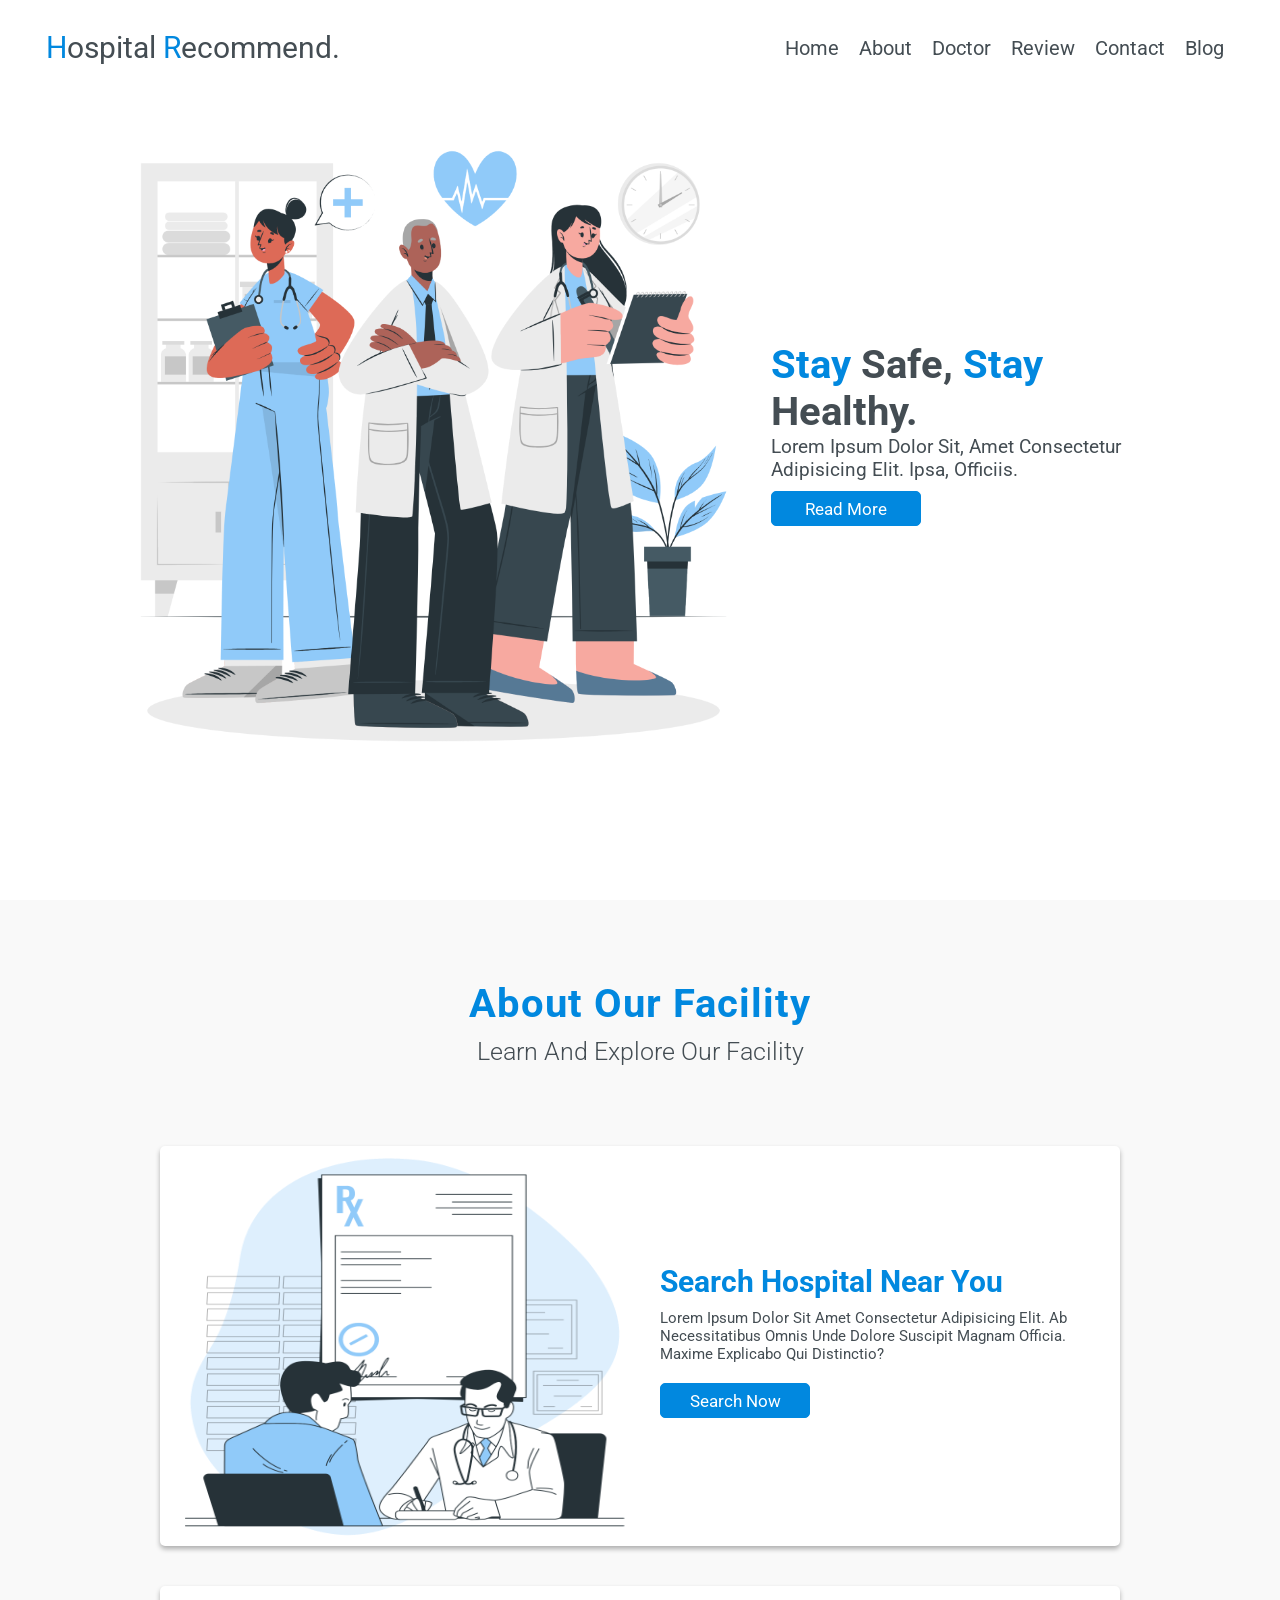
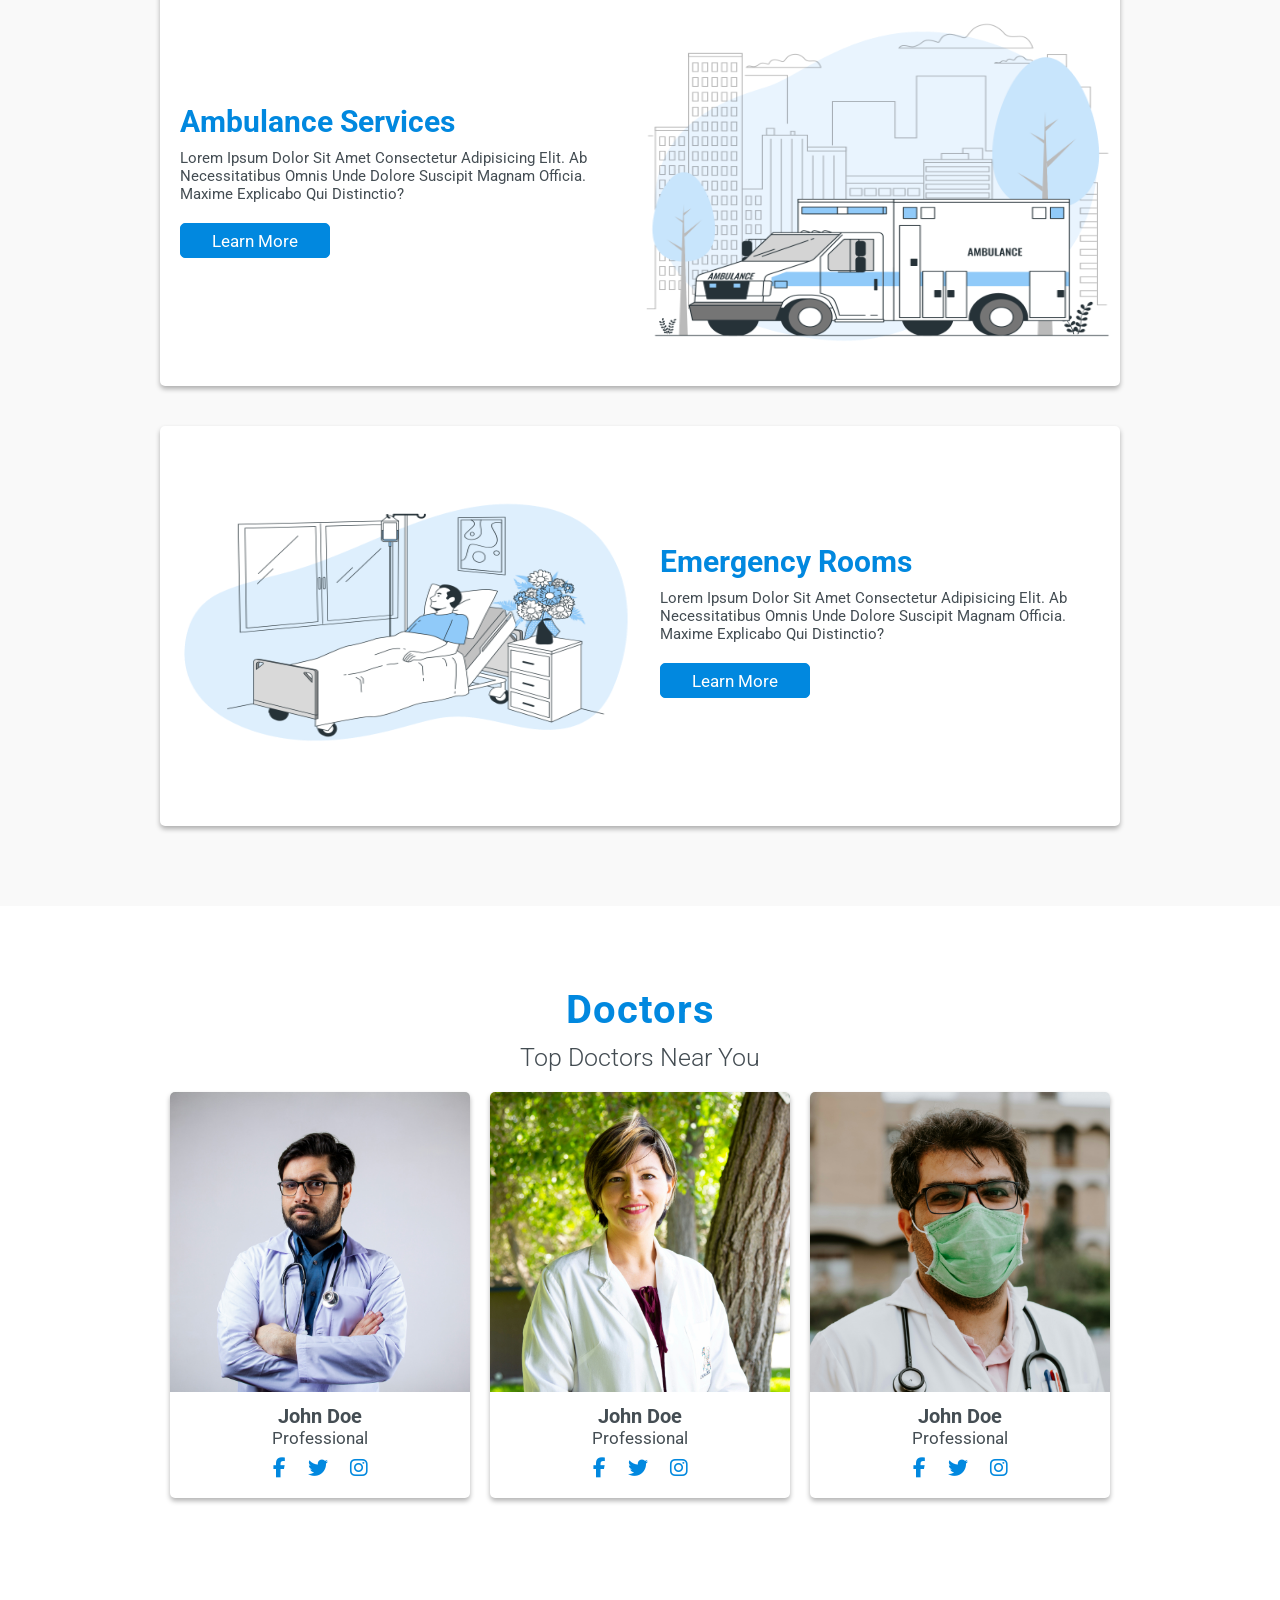
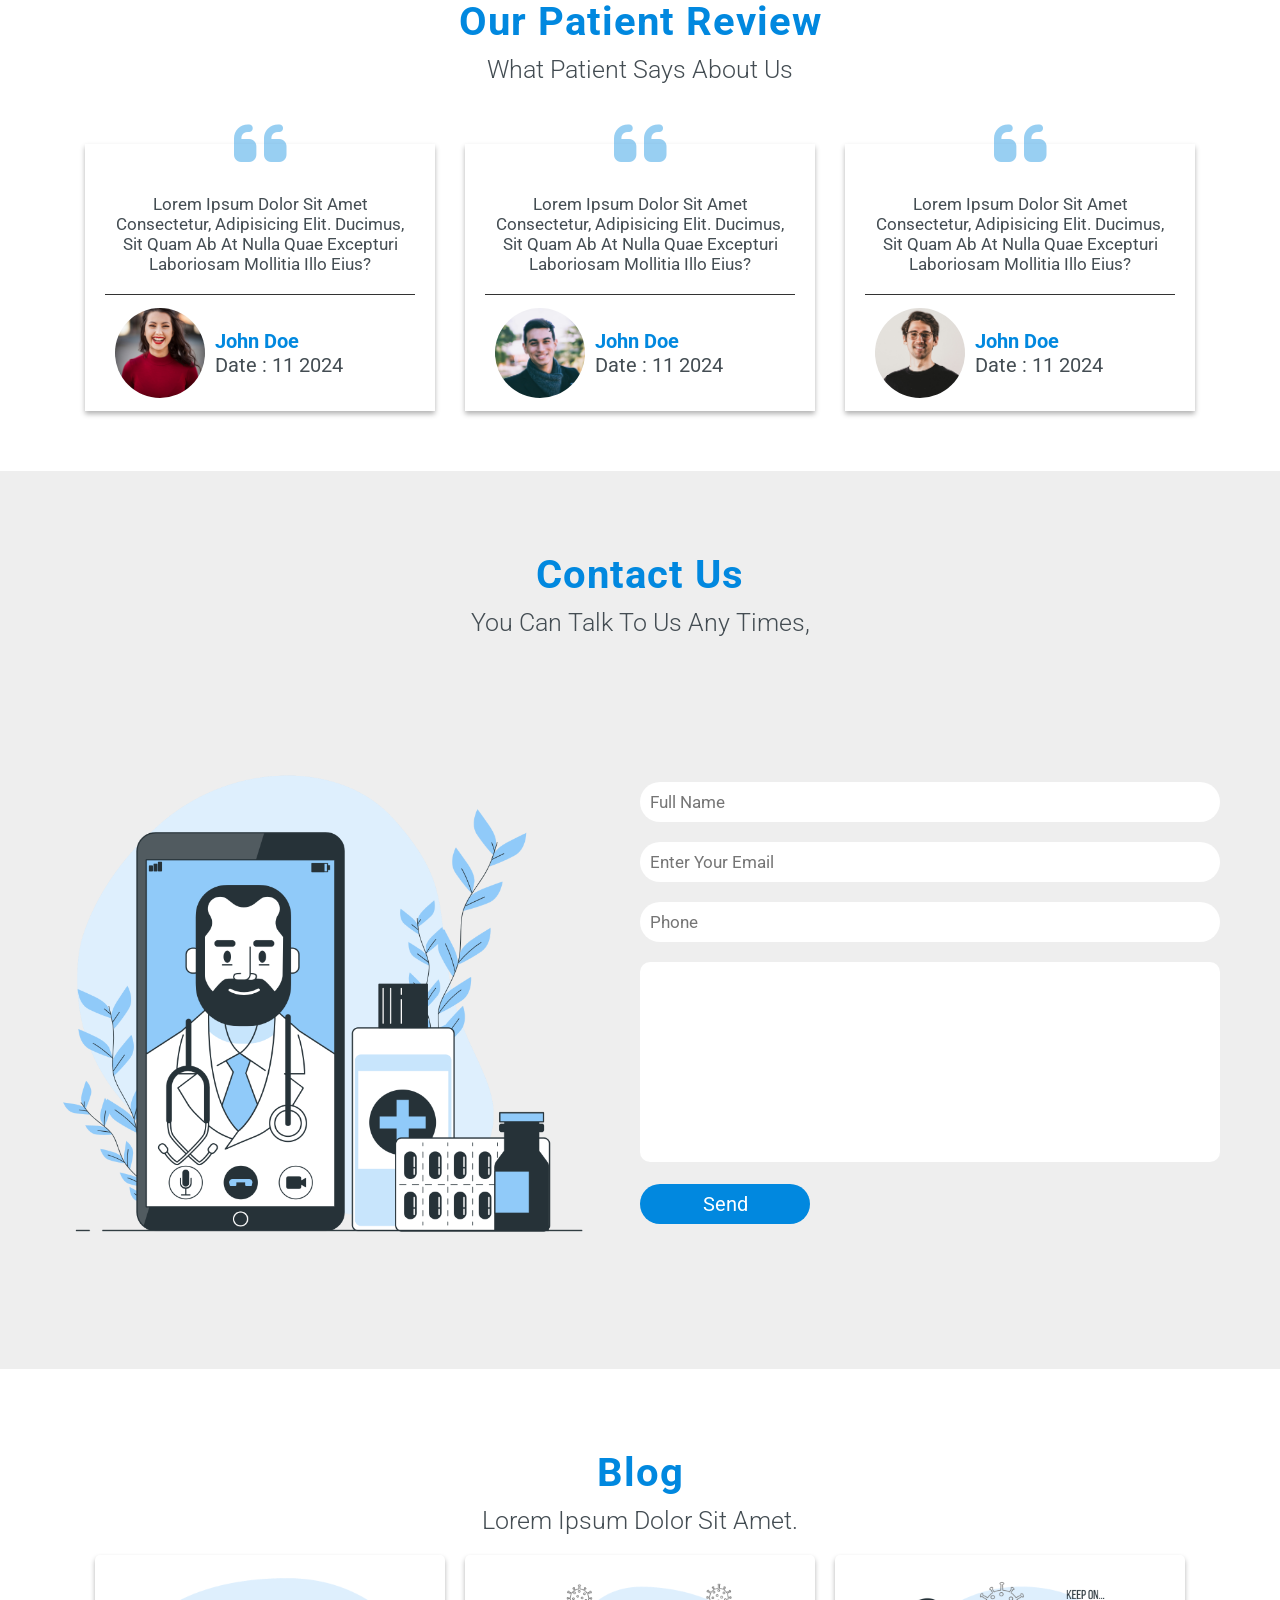
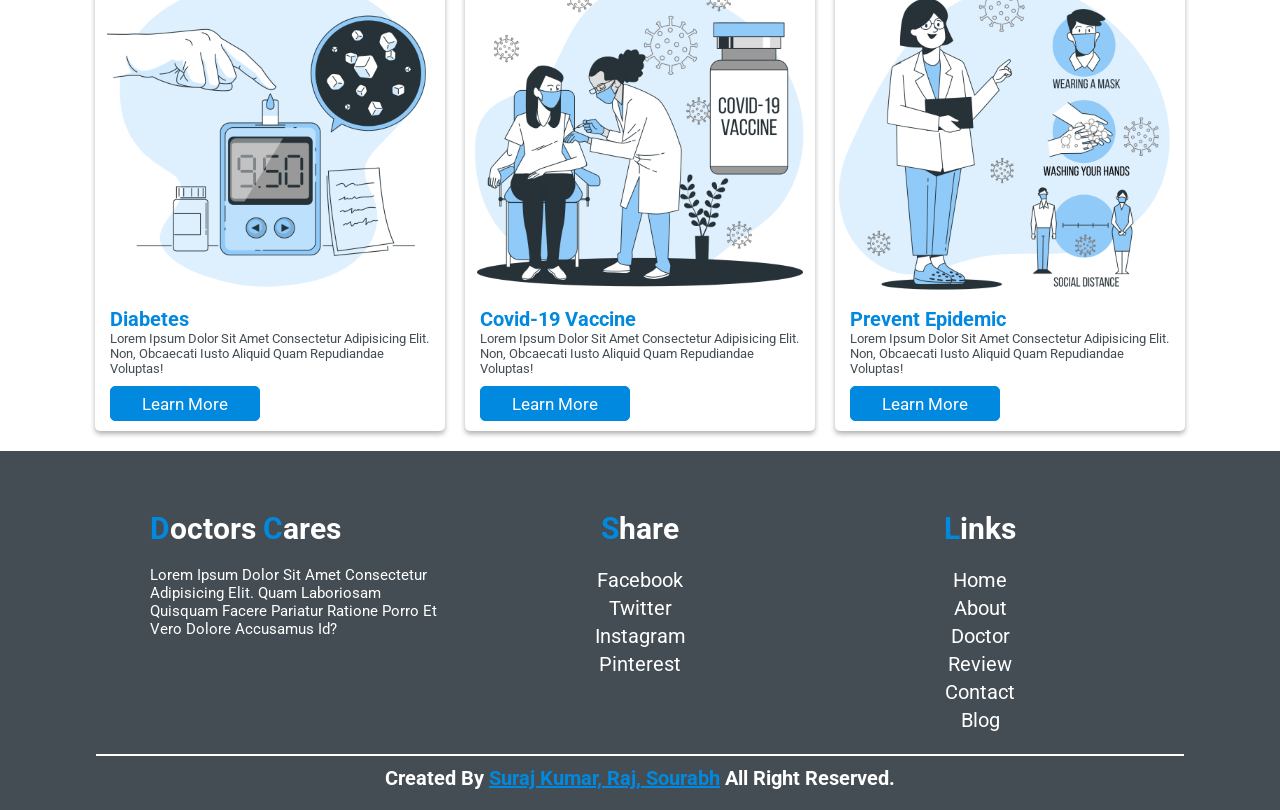
<file: index.html>
<!DOCTYPE html>
<html lang="en">

<head>
    <meta charset="UTF-8">
    <meta name="viewport" content="width=device-width, initial-scale=1.0">
    <title>Hospital Recpmmendation System</title>

  
    <link rel="stylesheet" href="https://cdnjs.cloudflare.com/ajax/libs/font-awesome/6.5.2/css/all.min.css">

    
    <link rel="stylesheet" href="/MP/index.css">
</head>

<body>


  

    <header>

     
        <a href="#" class="logo"><span>H</span>ospital <span>R</span>ecommend.</a>

     
        <nav class="navbar">
            <ul>
                <li><a href="#home">home</a></li>
                <li><a href="#about">about</a></li>
                <li><a href="#doctor">doctor</a></li>
                <li><a href="#review">review</a></li>
                <li><a href="#contact">contact</a></li>
                <li><a href="#blog">blog</a></li>
            </ul>
        </nav>

        <div class="fas fa-bars"></div>
    </header>
   

    <section id="home" class="home">

        <div class="row">

            
            <div class="images">
                <img src="./images/home.png" alt="">
            </div>

           
            <div class="content">
                <h1><span>Stay</span> Safe, <span>Stay</span> Healthy.</h1>
                <p>Lorem ipsum dolor sit, amet consectetur adipisicing elit. Ipsa, officiis.</p>
                <a href="#"><button class="button">read more</button></a>
            </div>
        </div>
    </section>
   

    <section id="about" class="about">

        <h1 class="heading">about our facility</h1>
        <h3 class="title">learn and explore our facility</h3>

        <div class="box-container">


            <div class="box">
                
                <div class="images">
                    <img src="./images/about-3.png" alt="">
                </div>
                
                
                <div class="content">
                    <h3>Search Hospital Near You</h3>
                    <p>Lorem ipsum dolor sit amet consectetur adipisicing elit. Ab necessitatibus omnis unde dolore suscipit magnam officia. Maxime explicabo qui distinctio?</p>
                 <a href="#"><button class="button">Search Now</button></a>   
                </div>
            </div>

            
            <div class="box">
                
                <div class="images">
                    <img src="./images/about-1.png" alt="">
                </div>
                
                
                <div class="content">
                    <h3>ambulance services</h3>
                    <p>Lorem ipsum dolor sit amet consectetur adipisicing elit. Ab necessitatibus omnis unde dolore suscipit magnam officia. Maxime explicabo qui distinctio?</p>
                 <a href="#"><button class="button">learn more</button></a>   
                </div>
            </div>
            

            
          
            <div class="box">
                
                <div class="images">
                    <img src="./images/about-2.png" alt="">
                </div>
                
                
                <div class="content">
                    <h3>emergency rooms</h3>
                    <p>Lorem ipsum dolor sit amet consectetur adipisicing elit. Ab necessitatibus omnis unde dolore suscipit magnam officia. Maxime explicabo qui distinctio?</p>
                 <a href="#"><button class="button">learn more</button></a>   
                </div>
            </div>
            

            
            
            
         
           </div>
    </section>

    

    <section id="doctor" class="card">

        <div class="container">

            <h1 class="heading">doctors</h1>
            <h3 class="title">Top Doctors Near You</h3>

            <div class="box-container">

                
                <div class="box">
                    <img src="./images/doctor-1.jpg" alt="">                
                    
                    <div class="content">
                        <a href="#">
                            <h2>john doe</h2>
                        </a>
                        <p>professional</p>

                        
                        <div class="icons">
                            <a href="#" class="fab fa-facebook-f"></a>
                            <a href="#" class="fab fa-twitter"></a>
                            <a href="#" class="fab fa-instagram"></a>
                        </div>
                    </div>
                </div>
                

                 <div class="box">
                    <img src="./images/doctor-2.jpg" alt="">                
                    
                    <div class="content">
                        <a href="#">
                            <h2>john doe</h2>
                        </a>
                        <p>professional</p>

                        
                        <div class="icons">
                            <a href="#" class="fab fa-facebook-f"></a>
                            <a href="#" class="fab fa-twitter"></a>
                            <a href="#" class="fab fa-instagram"></a>
                        </div>
                    </div>
                </div>
                


                 <div class="box">
                    <img src="./images/doctor-3.jpg" alt="">                
                    
                    <div class="content">
                        <a href="#">
                            <h2>john doe</h2>
                        </a>
                        <p>professional</p>

                       
                        <div class="icons">
                            <a href="#" class="fab fa-facebook-f"></a>
                            <a href="#" class="fab fa-twitter"></a>
                            <a href="#" class="fab fa-instagram"></a>
                        </div>
                    </div>
                </div>
                

            </div>
        </div>
    </section>
    



    <section id="review" class="review">

        <h1 class="heading">our patient review</h1>
        <h3 class="title">what patient says about us</h3>

        <div class="box-container">

            
            <div class="box">
                <i class="fas fa-quote-left"></i>
                <p>Lorem ipsum dolor sit amet consectetur, adipisicing elit. Ducimus, sit quam ab at nulla quae excepturi laboriosam mollitia illo eius?</p>

                <div class="images">
                    <img src="./images/img-1.jpg" alt="">

                    <div class="info">
                        <h3>john doe</h3>
                        <span>date : 11 2024</span>
                    </div>
                </div>
            </div>
           


            <div class="box">
                <i class="fas fa-quote-left"></i>
                <p>Lorem ipsum dolor sit amet consectetur, adipisicing elit. Ducimus, sit quam ab at nulla quae excepturi laboriosam mollitia illo eius?</p>

                <div class="images">
                    <img src="./images/img-2.jpg" alt="">

                    <div class="info">
                        <h3>john doe</h3>
                        <span>date : 11 2024</span>
                    </div>
                </div>
            </div>
            


            <div class="box">
                <i class="fas fa-quote-left"></i>
                <p>Lorem ipsum dolor sit amet consectetur, adipisicing elit. Ducimus, sit quam ab at nulla quae excepturi laboriosam mollitia illo eius?</p>

                <div class="images">
                    <img src="./images/img-3.jpg" alt="">

                    <div class="info">
                        <h3>john doe</h3>
                        <span>date : 11 2024</span>
                    </div>
                </div>
            </div>
            
        </div>
    </section>
    


    <section id="contact" class="contact">

        <h1 class="heading">contact us</h1>
        <h3 class="title">you can talk to us any times,</h3>

        <div class="row">

            
            <div class="images">
                <img src="./images/form.png" alt="">
            </div>

            <div class="form-container">    

            <input type="text" placeholder="full name" name="" id="">
            <input type="email" placeholder="enter your email" name="" id="">

            <input type="number" placeholder="phone" name="" id="">
            <textarea name="" cols="30" rows="10" id=""></textarea>
            <input type="submit" value="send">
            </div>
        </div>




    </section>




    <section id="blog" class="blog">

        <h1 class="heading">blog</h1>
        <h3 class="title">Lorem ipsum dolor sit amet.</h3>

        <div class="box-container">

           
            <div class="box">
                
                <img src="./images/blog 1.png" alt="">

                <div class="content">
                    <a href="#">
                        <h2>diabetes</h2>
                    </a>
                    <p>Lorem ipsum dolor sit amet consectetur adipisicing elit. Non, obcaecati iusto aliquid quam repudiandae voluptas!</p>
                    
                    <a href="#"> <button class="button">learn more</button></a>
                </div>
            </div>
           

            <div class="box">
                
                <img src="./images/blog 2.png" alt="">

                <div class="content">
                    <a href="#">
                        <h2>covid-19 vaccine</h2>
                    </a>
                    <p>Lorem ipsum dolor sit amet consectetur adipisicing elit. Non, obcaecati iusto aliquid quam repudiandae voluptas!</p>
                    
                    <a href="#"> <button class="button">learn more</button></a>
                </div>
            </div>
            

            
            
            <div class="box">
                
                <img src="./images/blog 3.png" alt="">

                <div class="content">
                    <a href="#">
                        <h2>prevent epidemic</h2>
                    </a>
                    <p>Lorem ipsum dolor sit amet consectetur adipisicing elit. Non, obcaecati iusto aliquid quam repudiandae voluptas!</p>
                   
                    <a href="#"> <button class="button">learn more</button></a>
                </div>
            </div>
            
        </div>
    </section>



    

    <section class="footer">

        <div class="box">
            <h2 class="logo"><span>D</span>octors <span>C</span>ares</h2>

            <p>Lorem ipsum dolor sit amet consectetur adipisicing elit. Quam laboriosam quisquam facere pariatur ratione porro et vero dolore accusamus id?</p>
        </div>

        <div class="box">
            <h2 class="logo"><span>S</span>hare</h2>

            <a href="#">facebook</a>
            <a href="#">twitter</a>
            <a href="#">instagram</a>
            <a href="#">pinterest</a>
        </div>

        <div class="box">
            <h2 class="logo"><span>L</span>inks</h2>

            <a href="#">home</a>
            <a href="#">about</a>
            <a href="#">Doctor</a>
            <a href="#">Review</a>
            <a href="#">contact</a>
            <a href="#">blog</a>
        </div>


        <h1 class="credit">created by <span>Suraj Kumar, Raj, Sourabh</span> all right reserved.</h1>
    </section>



    <script src="https://cdnjs.cloudflare.com/ajax/libs/jquery/3.7.1/jquery.min.js"></script>

    
    <script src="/MP/main.js"></script>
</body>

</html>
</file>
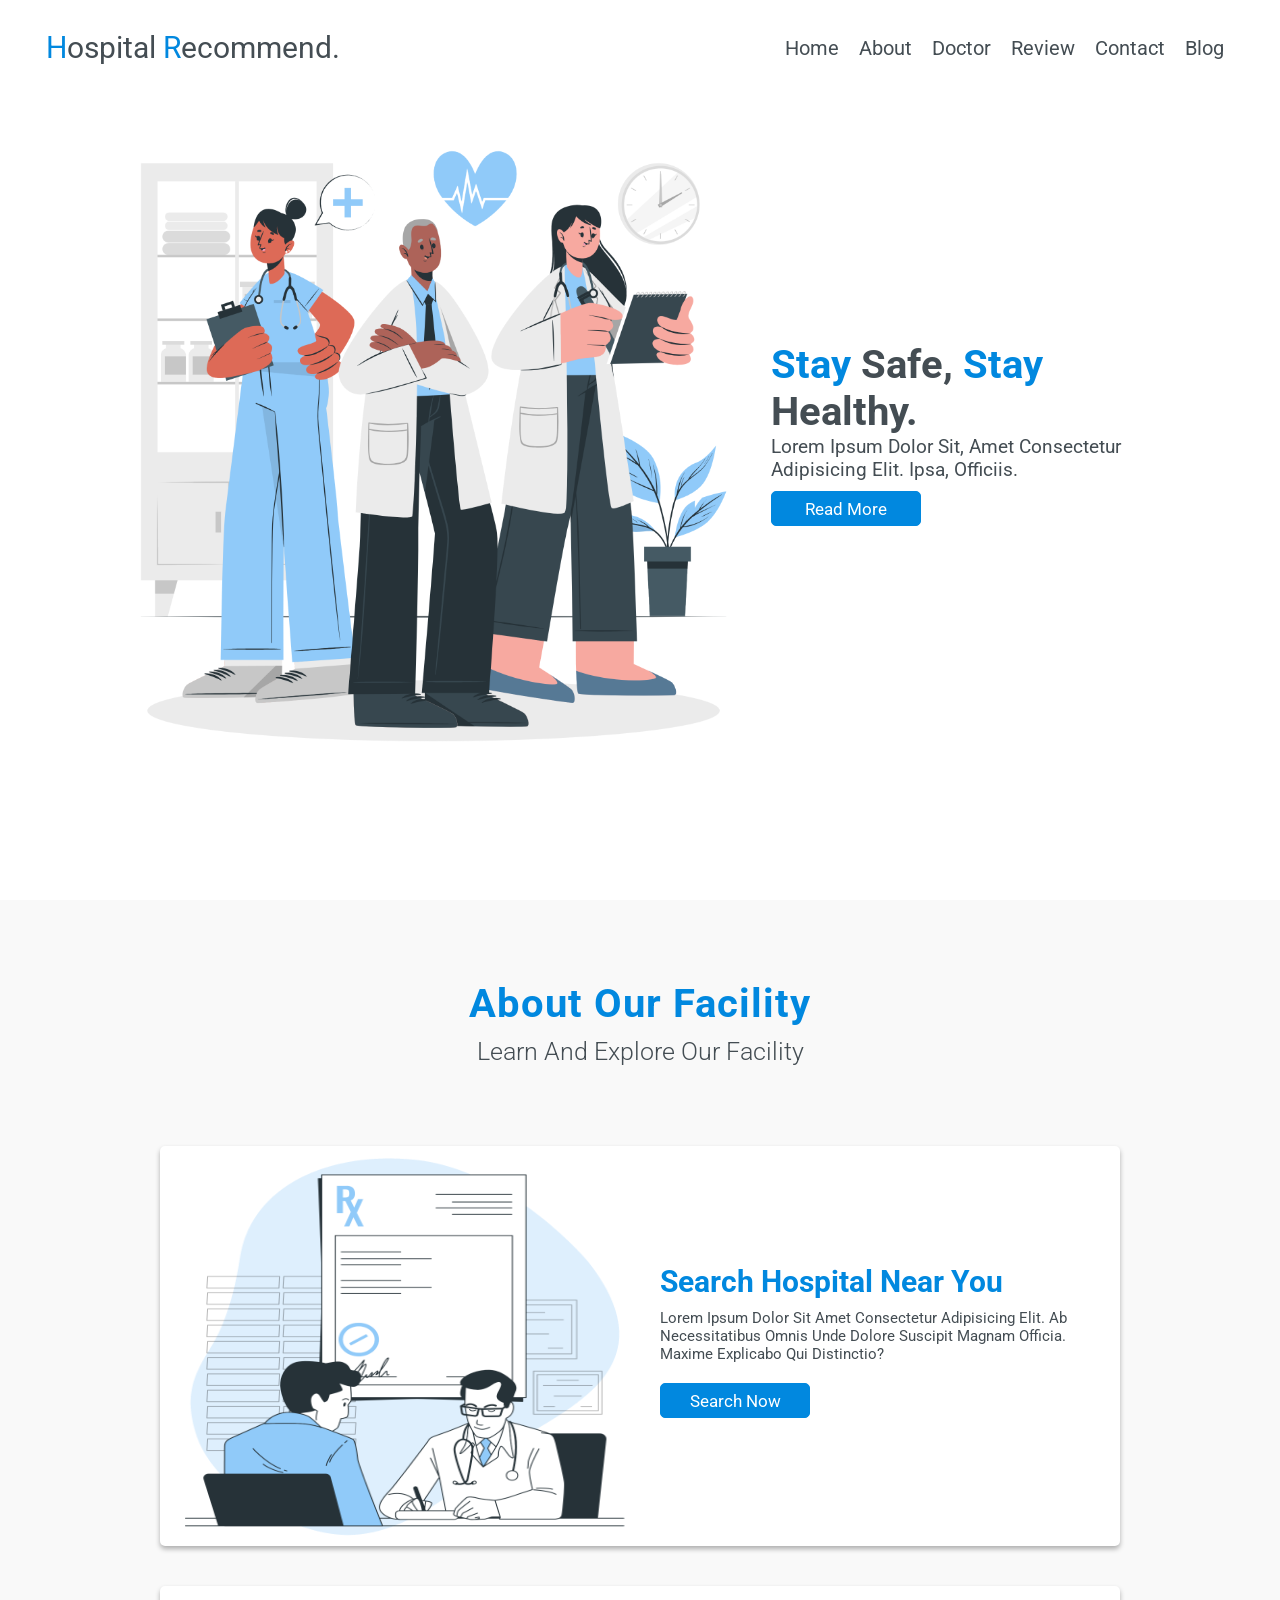
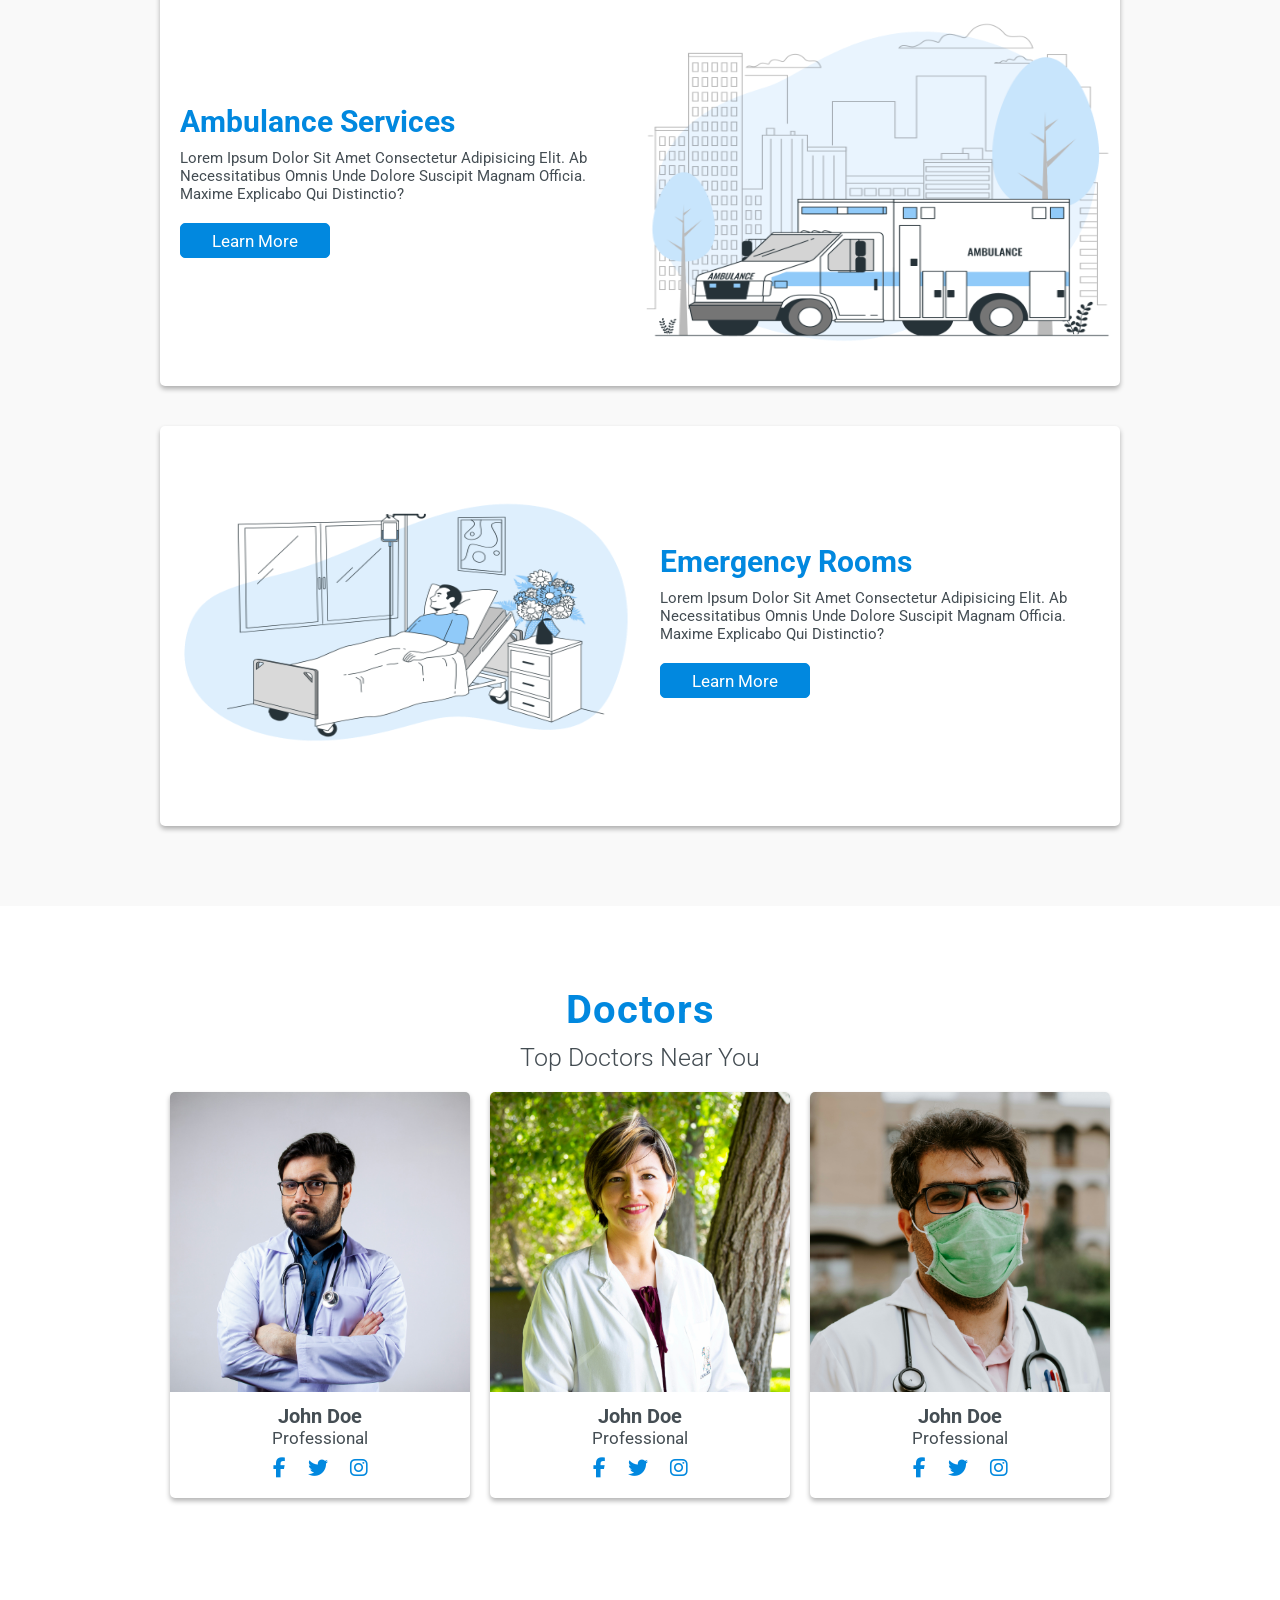
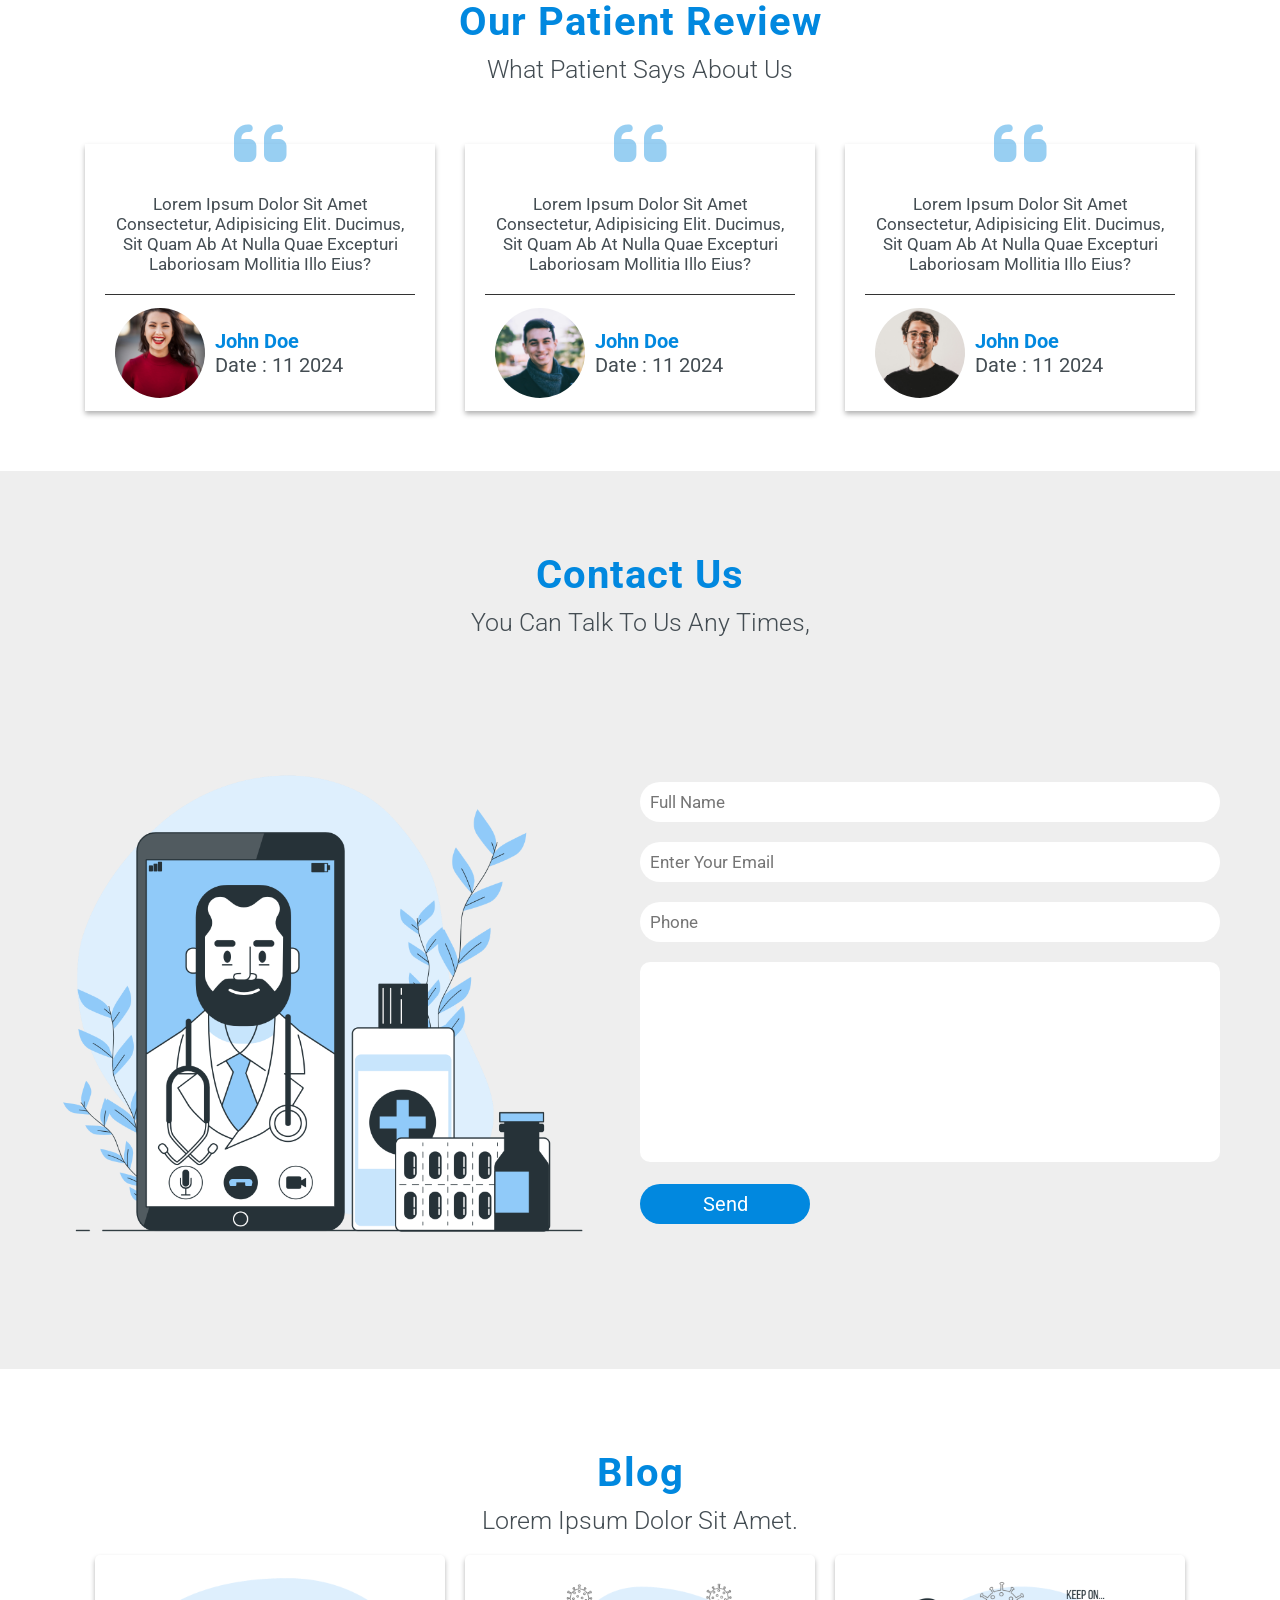
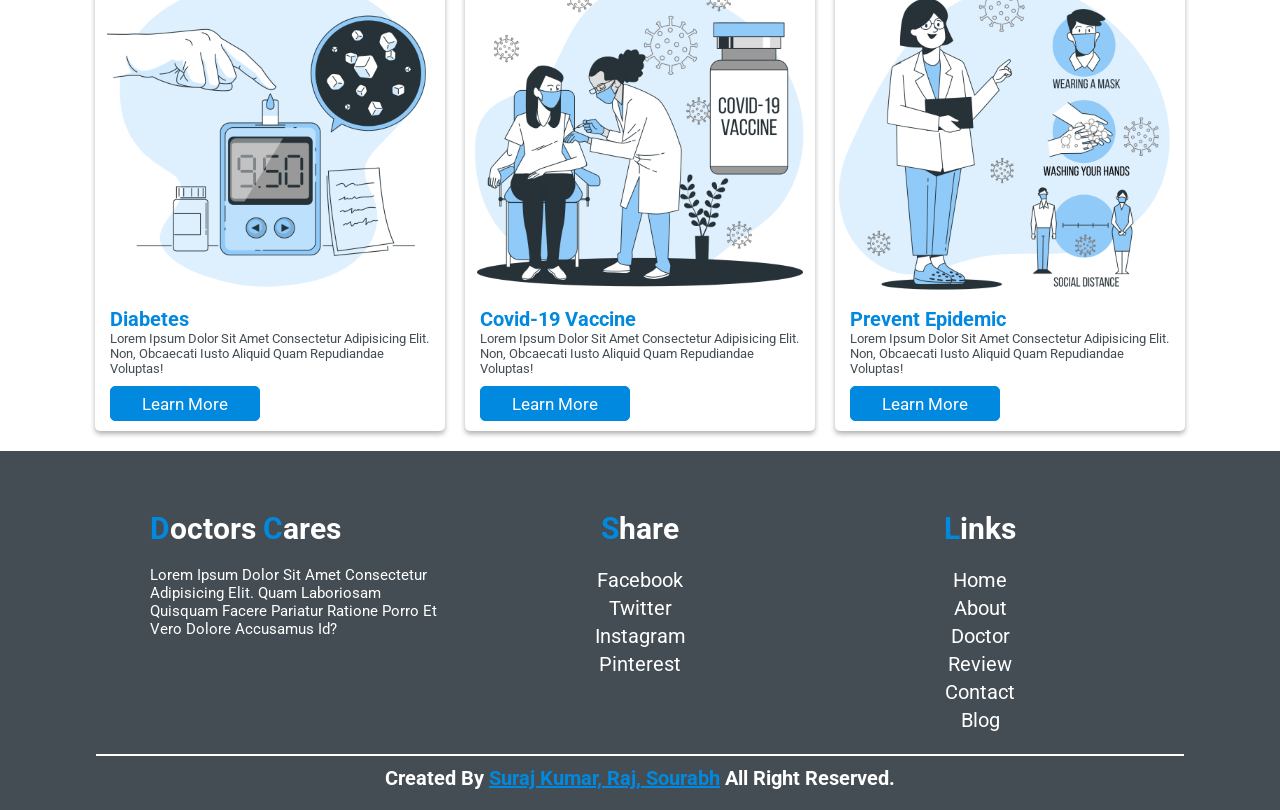
<file: MP/index.html>
<!DOCTYPE html>
<html lang="en">

<head>
    <meta charset="UTF-8">
    <meta name="viewport" content="width=device-width, initial-scale=1.0">
    <title>Hospital Recpmmendation System</title>

  
    <link rel="stylesheet" href="https://cdnjs.cloudflare.com/ajax/libs/font-awesome/6.5.2/css/all.min.css">

    
    <link rel="stylesheet" href="/index.css">
</head>

<body>


  

    <header>

     
        <a href="#" class="logo"><span>H</span>ospital <span>R</span>ecommend.</a>

     
        <nav class="navbar">
            <ul>
                <li><a href="#home">home</a></li>
                <li><a href="#about">about</a></li>
                <li><a href="#doctor">doctor</a></li>
                <li><a href="#review">review</a></li>
                <li><a href="#contact">contact</a></li>
                <li><a href="#blog">blog</a></li>
            </ul>
        </nav>

        <div class="fas fa-bars"></div>
    </header>
   

    <section id="home" class="home">

        <div class="row">

            
            <div class="images">
                <img src="/images/home.png" alt="">
            </div>

           
            <div class="content">
                <h1><span>Stay</span> Safe, <span>Stay</span> Healthy.</h1>
                <p>Lorem ipsum dolor sit, amet consectetur adipisicing elit. Ipsa, officiis.</p>
                <a href="#"><button class="button">read more</button></a>
            </div>
        </div>
    </section>
   

    <section id="about" class="about">

        <h1 class="heading">about our facility</h1>
        <h3 class="title">learn and explore our facility</h3>

        <div class="box-container">


            <div class="box">
                
                <div class="images">
                    <img src="/images/about-3.png" alt="">
                </div>
                
                
                <div class="content">
                    <h3>Search Hospital Near You</h3>
                    <p>Lorem ipsum dolor sit amet consectetur adipisicing elit. Ab necessitatibus omnis unde dolore suscipit magnam officia. Maxime explicabo qui distinctio?</p>
                 <a href="#"><button class="button">Search Now</button></a>   
                </div>
            </div>

            
            <div class="box">
                
                <div class="images">
                    <img src="/images/about-1.png" alt="">
                </div>
                
                
                <div class="content">
                    <h3>ambulance services</h3>
                    <p>Lorem ipsum dolor sit amet consectetur adipisicing elit. Ab necessitatibus omnis unde dolore suscipit magnam officia. Maxime explicabo qui distinctio?</p>
                 <a href="#"><button class="button">learn more</button></a>   
                </div>
            </div>
            

            
          
            <div class="box">
                
                <div class="images">
                    <img src="/images/about-2.png" alt="">
                </div>
                
                
                <div class="content">
                    <h3>emergency rooms</h3>
                    <p>Lorem ipsum dolor sit amet consectetur adipisicing elit. Ab necessitatibus omnis unde dolore suscipit magnam officia. Maxime explicabo qui distinctio?</p>
                 <a href="#"><button class="button">learn more</button></a>   
                </div>
            </div>
            

            
            
            
         
           </div>
    </section>

    

    <section id="doctor" class="card">

        <div class="container">

            <h1 class="heading">doctors</h1>
            <h3 class="title">Top Doctors Near You</h3>

            <div class="box-container">

                
                <div class="box">
                    <img src="/images/doctor-1.jpg" alt="">                
                    
                    <div class="content">
                        <a href="#">
                            <h2>john doe</h2>
                        </a>
                        <p>professional</p>

                        
                        <div class="icons">
                            <a href="#" class="fab fa-facebook-f"></a>
                            <a href="#" class="fab fa-twitter"></a>
                            <a href="#" class="fab fa-instagram"></a>
                        </div>
                    </div>
                </div>
                

                 <div class="box">
                    <img src="/images/doctor-2.jpg" alt="">                
                    
                    <div class="content">
                        <a href="#">
                            <h2>john doe</h2>
                        </a>
                        <p>professional</p>

                        
                        <div class="icons">
                            <a href="#" class="fab fa-facebook-f"></a>
                            <a href="#" class="fab fa-twitter"></a>
                            <a href="#" class="fab fa-instagram"></a>
                        </div>
                    </div>
                </div>
                


                 <div class="box">
                    <img src="/images/doctor-3.jpg" alt="">                
                    
                    <div class="content">
                        <a href="#">
                            <h2>john doe</h2>
                        </a>
                        <p>professional</p>

                       
                        <div class="icons">
                            <a href="#" class="fab fa-facebook-f"></a>
                            <a href="#" class="fab fa-twitter"></a>
                            <a href="#" class="fab fa-instagram"></a>
                        </div>
                    </div>
                </div>
                

            </div>
        </div>
    </section>
    



    <section id="review" class="review">

        <h1 class="heading">our patient review</h1>
        <h3 class="title">what patient says about us</h3>

        <div class="box-container">

            
            <div class="box">
                <i class="fas fa-quote-left"></i>
                <p>Lorem ipsum dolor sit amet consectetur, adipisicing elit. Ducimus, sit quam ab at nulla quae excepturi laboriosam mollitia illo eius?</p>

                <div class="images">
                    <img src="/images/img-1.jpg" alt="">

                    <div class="info">
                        <h3>john doe</h3>
                        <span>date : 11 2024</span>
                    </div>
                </div>
            </div>
           


            <div class="box">
                <i class="fas fa-quote-left"></i>
                <p>Lorem ipsum dolor sit amet consectetur, adipisicing elit. Ducimus, sit quam ab at nulla quae excepturi laboriosam mollitia illo eius?</p>

                <div class="images">
                    <img src="/images/img-2.jpg" alt="">

                    <div class="info">
                        <h3>john doe</h3>
                        <span>date : 11 2024</span>
                    </div>
                </div>
            </div>
            


            <div class="box">
                <i class="fas fa-quote-left"></i>
                <p>Lorem ipsum dolor sit amet consectetur, adipisicing elit. Ducimus, sit quam ab at nulla quae excepturi laboriosam mollitia illo eius?</p>

                <div class="images">
                    <img src="/images/img-3.jpg" alt="">

                    <div class="info">
                        <h3>john doe</h3>
                        <span>date : 11 2024</span>
                    </div>
                </div>
            </div>
            
        </div>
    </section>
    


    <section id="contact" class="contact">

        <h1 class="heading">contact us</h1>
        <h3 class="title">you can talk to us any times,</h3>

        <div class="row">

            
            <div class="images">
                <img src="/images/form.png" alt="">
            </div>

            <div class="form-container">    

            <input type="text" placeholder="full name" name="" id="">
            <input type="email" placeholder="enter your email" name="" id="">

            <input type="number" placeholder="phone" name="" id="">
            <textarea name="" cols="30" rows="10" id=""></textarea>
            <input type="submit" value="send">
            </div>
        </div>




    </section>




    <section id="blog" class="blog">

        <h1 class="heading">blog</h1>
        <h3 class="title">Lorem ipsum dolor sit amet.</h3>

        <div class="box-container">

           
            <div class="box">
                
                <img src="/images/blog 1.png" alt="">

                <div class="content">
                    <a href="#">
                        <h2>diabetes</h2>
                    </a>
                    <p>Lorem ipsum dolor sit amet consectetur adipisicing elit. Non, obcaecati iusto aliquid quam repudiandae voluptas!</p>
                    
                    <a href="#"> <button class="button">learn more</button></a>
                </div>
            </div>
           

            <div class="box">
                
                <img src="/images/blog 2.png" alt="">

                <div class="content">
                    <a href="#">
                        <h2>covid-19 vaccine</h2>
                    </a>
                    <p>Lorem ipsum dolor sit amet consectetur adipisicing elit. Non, obcaecati iusto aliquid quam repudiandae voluptas!</p>
                    
                    <a href="#"> <button class="button">learn more</button></a>
                </div>
            </div>
            

            
            
            <div class="box">
                
                <img src="/images/blog 3.png" alt="">

                <div class="content">
                    <a href="#">
                        <h2>prevent epidemic</h2>
                    </a>
                    <p>Lorem ipsum dolor sit amet consectetur adipisicing elit. Non, obcaecati iusto aliquid quam repudiandae voluptas!</p>
                   
                    <a href="#"> <button class="button">learn more</button></a>
                </div>
            </div>
            
        </div>
    </section>



    

    <section class="footer">

        <div class="box">
            <h2 class="logo"><span>D</span>octors <span>C</span>ares</h2>

            <p>Lorem ipsum dolor sit amet consectetur adipisicing elit. Quam laboriosam quisquam facere pariatur ratione porro et vero dolore accusamus id?</p>
        </div>

        <div class="box">
            <h2 class="logo"><span>S</span>hare</h2>

            <a href="#">facebook</a>
            <a href="#">twitter</a>
            <a href="#">instagram</a>
            <a href="#">pinterest</a>
        </div>

        <div class="box">
            <h2 class="logo"><span>L</span>inks</h2>

            <a href="#">home</a>
            <a href="#">about</a>
            <a href="#">Doctor</a>
            <a href="#">Review</a>
            <a href="#">contact</a>
            <a href="#">blog</a>
        </div>


        <h1 class="credit">created by <span>Suraj Kumar, Raj, Sourabh</span> all right reserved.</h1>
    </section>



    <script src="https://cdnjs.cloudflare.com/ajax/libs/jquery/3.7.1/jquery.min.js"></script>

    
    <script src="/main.js"></script>
</body>

</html>
</file>
<file: MP/index.css>
/* google font   */
  @import url('https://fonts.googleapis.com/css2?family=Roboto:ital,wght@0,100;0,300;0,400;0,500;0,700;0,900;1,100;1,300;1,400;1,500;1,700;1,900&display=swap');

 
  :root{
    --blue:#0188df;
    --black:#444d53;
    --wight:#fff;
  }

  
  *{
    font-family: "Roboto", sans-serif;
    margin: 0; padding: 0;
    text-decoration: none;
    text-transform: capitalize;
    outline: none;
    box-sizing: border-box;
    transition: all linear .2s;
  }

  html{
    font-size: 62.5%;
    overflow-x: hidden;
  }

 
 .button{
    height: 3.5rem;
    width: 15rem;
    background: var(--blue);
    color: var(--wight);
    font-size: 1.7rem;
    text-transform: capitalize;
    border-radius: .5rem;
    cursor: pointer;
    margin: 1rem 0;
    border: .1rem solid var(--blue);
 }

 .button:hover{
    border: .1rem solid var(--blue);
    background: var(--wight);
    color: var(--blue);
    letter-spacing: .2rem;
 }

 
.heading{
    text-align: center;
    font-size: 4rem;
    padding: 1rem;
    padding-top: 8rem;
    color: var(--blue);
    letter-spacing: .1rem;
}
 
.title{
    text-align: center;
    padding: 0rem 1rem;
    font-size: 2.5rem;
    color: var(--black);
    font-weight: 300;
}



 

  header{
    width: 96%;
    background: var(--wight);
    position:fixed;
    top: 2rem;
    left: 50%;
    transform: translate(-50%);
    display: flex;
    align-items: center;
    justify-content: space-between;
    padding: 1rem 2rem;
    z-index: 1000;
  }

  
  header a{
    color: var(--black);
  }

  header a:hover{
    color: var(--blue);
  }

  header .logo{
    font-size: 3rem;
  }

  header .logo span{
    color: var(--blue);
  }

  /* navbar link  */
  header .navbar ul{
    display: flex;
    align-items: center;
    justify-content: space-between;
    list-style: none;
  }

  header .navbar ul li{
    margin: 0 1rem;
  }

  header .navbar ul li a{
    font-size: 2rem;
    color: var(--black);
  }

  header .navbar ul li a:hover{
    color: var(--blue);
  }

 header .fa-bars{
    font-size: 3rem;
    color: var(--blue);
    cursor: pointer;
    display: none;
 }

 header .fa-times{
    transform: rotate(180deg);
 }


 .header-active{
    top: 0;
    width: 100%;
    box-shadow: .1rem .3rem rgba(0,0,0,.3);
 }



  

  .home{
    min-height: 100vh;
    padding-top: 10rem;
  }

  .home .row{
    display: flex;
    align-items: center;
    justify-content: space-around;
    width: 85%;
    margin: 0 auto;
  }

  
  .home .row .images img{
    height: 75vh;
  }

  
  .home .content h1{
    font-size: 4rem;
    color: var(--black);
  }

  .home .content h1 span{
    color: var(--blue);
  }

  .home .content p{
    font-size: 1.9rem;
    color: var(--black);
  }


  
  .about{
    background-color: #f9f9f9;
  }

  .about .box-container{
    padding: 4rem 0;
  }

  .about .box-container .box{
    width: 75%;
    margin: 4rem auto;
    border-radius: .5rem;
    box-shadow: 0 .3rem .5rem rgba(0,0,0,.3);
    display: flex;
    align-items: center;
    overflow: hidden;
    background: var(--wight);
  }

  
  .about .box-container .box .images{
    height: 40rem;
    width: 50%;
  }

  .about .box-container .box .images img{
    height: 100%;
    width: 100%;
  }

  
  .about .box-container .box .content{
    height: 100%;
    width: 50%;
    padding: 2rem;
  }

  .about .box-container .box .content h3{
    font-size: 3rem;
    color: var(--blue);
    display: flex;
    align-items: start;
  }

  .about .box-container .box .content p{
    font-size: 1.5rem;
    color: var(--black);
    padding: 1rem 0;
    text-align: start;
  }

  .about .box-container .box:nth-child(even){
    flex-flow: row-reverse;
  }
  

   

  .card .box-container{
    display: flex;
    justify-content: center;
    flex-wrap: wrap;
  }

  .card .box-container .box{
    width: 30rem;
    margin: 2rem 1rem;
    overflow: hidden;
    border-radius: .5rem;
    box-shadow: 0 .3rem .5rem rgba(0,0,0,.3);
  }

  /* card images  */
  .card .box-container .box img{
    height: 30rem;
    width: 100%;
    object-fit: cover;
  }

  .card .box-container .box .content{
    padding: 1rem 1.3rem;
  }

  .card .box-container .box .content h2{
    font-size: 2rem ;
    text-align: center;
    color: var(--black);
  }

  .card .box-container .box .content h2:hover{
    color: var(--blue);
    text-decoration: underline;
  }

  .card .box-container .box .content p{
    font-size: 1.7rem;
    text-align: center;
    color: var(--black);
  }

  .card .box-container .box .content .icons{
    text-align: center;
  }
  
  .card .box-container .box .content .icons a{
    font-size: 2rem;
    color: var(--blue);
    text-align: center;
    margin: 1rem;
  }
  
  .review .box-container{
    display: flex;
    justify-content: center;
    flex-wrap: wrap;
    padding: 2rem 0;
  }

  .review .box-container .box{
    width: 35rem;
    text-align: center;
    padding: 0 2rem;
    margin: 4rem 1.5rem;
    box-shadow: 0 .3rem .5rem rgba(0,0,0,.3);
  }

  /* images  */
  .review .box-container .box .images{
    display: flex;
    align-items: center;
    text-align: left;
    padding: .5rem 0;
    border-top: .1rem solid #333;
  }

  .review .box-container .box .images img{
    height: 9rem;
    width: 9rem;
    border-radius: 50%;
    object-fit: cover;
    margin: .8rem 1rem;
  }

  .review .box-container .box i{
    font-size: 6rem ;
    margin-top: -3rem;
    color: var(--blue);
    opacity: .4;
  }

  
  .review .box-container .box p{
    color: var(--black);
    font-size: 1.7rem;
    padding: 2rem 0;
  }

  .review .box-container .box .info h3{
    color: var(--blue);
    font-size: 2rem;
  }
  .review .box-container .box .info span{
    color: var(--black);
    font-size: 2rem;
  }
  

  .contact{
    background: #eee;
  }

  .contact .row{
    display: flex;
    align-items: center;
    justify-content: center;
    padding: 5rem 0;
  }

  .contact .row .images img{
    width: 50vw;
    height: 70vh;
  }

  .contact .row  .form-container{
    width: 50%;
    padding-right: 6rem;
  }

  .contact .row  .form-container input, textarea{
    height: 4rem;
    width: 100%;
    background: var(--wight);
    border: none;
    border-radius: 5rem;
    padding: 0 1rem;
    margin: 1rem 0;
    color: var(--blue);
    font-size: 1.7rem;
  }

  .contact .row  .form-container input:focus , textarea:focus{
    border: .2rem solid var(--blue);
  }

  .contact .row  .form-container textarea{
    height: 20rem;
    border-radius: 1rem;
    padding: 1rem;
    resize: none;
  }

  .contact .row  .form-container input[type="submit"]{
    width: 17rem;
    background: var(--blue);
    color: var(--wight);
    cursor: pointer;
    font-size: 2rem;
  }

  .contact .row  .form-container input[type="submit"]:hover{
    background: var(--wight);
    color: var(--blue);
    border: .2rem solid var(--blue);
  }
  

  .blog .box-container{
    display: flex;
    justify-content: center;
    flex-wrap: wrap;
  }

  .blog .box-container .box{
    width: 35rem;
    margin: 2rem 1rem;
    overflow: hidden;
    border-radius: .5rem;
    box-shadow: 0 .3rem .5rem rgba(0,0,0,.3);
  }

  

  .blog .box-container .box img{
    width: 100%;
    object-fit: cover;
  }

  .blog .box-container .box .content{
    padding: 0 1.5rem;
  }

  .blog .box-container .box .content h2{
    font-size: 2rem;
    color: var(--blue);
  }

  .blog .box-container .box .content p{
    font-size: 1.3rem;
    color: var(--black);
  }
  

 .footer{
  background: var(--black);
  display: flex;
  justify-content: center;
  flex-wrap: wrap;
  padding: 2rem 0;
 }

 .footer .box{
  width: 30rem;
  margin: 2rem;
  text-align: center;
 }

 .footer .box:nth-child(1){
  text-align: left;
 }

/* logo  */

.footer .box .logo{
  padding: 2rem 0;
  font-size: 3rem;
  color: var(--wight);
}

.footer .box .logo:hover{
  color: var(--blue);
}

.footer .box .logo span{
  color: var(--blue);
}

.footer .box p{
  font-size: 1.5rem;
  color: var(--wight);
}

.footer .box a{
  color: var(--wight);
  font-size: 2rem;
  display: block;
  padding: .2rem 0;
}

.footer .box a:hover{
  text-decoration: underline;
}


.footer .credit{
  width: 85%;
  padding-top: 1rem;
  font-size: 2rem;
  color: var(--wight);
  text-align: center;
  border-top: .2rem solid var(--wight);
}

.footer .credit span{
  color: var(--blue);
  text-decoration: underline;
  
}



  /* footer section end  */




  /* media query  */

  @media (max-width:768px){

    html{
        font-size: 55%;
    }

    header .fa-bars{
        display: block;
    }
    
    header .navbar{
        position: fixed;
        top: -100rem; left: 0;
        width: 100%;
        background: var(--wight);
        opacity: 0;
    }

    header .navbar ul{
        flex-flow: column;
        padding: 2rem 0;
    }

    header .navbar ul li{
        margin: 1rem 0;
        width: 100%;
        text-align: center;
    }

    header .navbar ul li a{
        font-size: 3rem;
        display: block;
    }

    header .nav-toggle{
        top: 5.5rem;
        opacity: 1;
    }



    /* home media query  */

    .home .row{
        flex-flow: column;
    }

    .home .row .content{
        text-align: center;
    }

    /* home images  */
    .home .row .images img{
        width: 100%;
    }

  /* about media query  */
   .about .box-container .box{
    flex-flow: column;
    width: 90%;
   }

   .about .box-container .box:nth-child(even){
    flex-flow: column;
   }

   .about .box-container .box .images{
    width: 100%;
   }

   .about .box-container .box .content{
    width: 100%;
   }
   
   /* contact form  */
   .contact .row{
    flex-flow: column;
   }

   .contact .row .images img{
    height: 50vh;
    width: 90vw;
   }

   .contact .row .form-container{
    width: 90%;
    padding: 0;
   }
  }
</file>
<file: index.css>
/* google font   */
  @import url('https://fonts.googleapis.com/css2?family=Roboto:ital,wght@0,100;0,300;0,400;0,500;0,700;0,900;1,100;1,300;1,400;1,500;1,700;1,900&display=swap');

 
  :root{
    --blue:#0188df;
    --black:#444d53;
    --wight:#fff;
  }

  
  *{
    font-family: "Roboto", sans-serif;
    margin: 0; padding: 0;
    text-decoration: none;
    text-transform: capitalize;
    outline: none;
    box-sizing: border-box;
    transition: all linear .2s;
  }

  html{
    font-size: 62.5%;
    overflow-x: hidden;
  }

 
 .button{
    height: 3.5rem;
    width: 15rem;
    background: var(--blue);
    color: var(--wight);
    font-size: 1.7rem;
    text-transform: capitalize;
    border-radius: .5rem;
    cursor: pointer;
    margin: 1rem 0;
    border: .1rem solid var(--blue);
 }

 .button:hover{
    border: .1rem solid var(--blue);
    background: var(--wight);
    color: var(--blue);
    letter-spacing: .2rem;
 }

 
.heading{
    text-align: center;
    font-size: 4rem;
    padding: 1rem;
    padding-top: 8rem;
    color: var(--blue);
    letter-spacing: .1rem;
}
 
.title{
    text-align: center;
    padding: 0rem 1rem;
    font-size: 2.5rem;
    color: var(--black);
    font-weight: 300;
}



 

  header{
    width: 96%;
    background: var(--wight);
    position:fixed;
    top: 2rem;
    left: 50%;
    transform: translate(-50%);
    display: flex;
    align-items: center;
    justify-content: space-between;
    padding: 1rem 2rem;
    z-index: 1000;
  }

  
  header a{
    color: var(--black);
  }

  header a:hover{
    color: var(--blue);
  }

  header .logo{
    font-size: 3rem;
  }

  header .logo span{
    color: var(--blue);
  }

  /* navbar link  */
  header .navbar ul{
    display: flex;
    align-items: center;
    justify-content: space-between;
    list-style: none;
  }

  header .navbar ul li{
    margin: 0 1rem;
  }

  header .navbar ul li a{
    font-size: 2rem;
    color: var(--black);
  }

  header .navbar ul li a:hover{
    color: var(--blue);
  }

 header .fa-bars{
    font-size: 3rem;
    color: var(--blue);
    cursor: pointer;
    display: none;
 }

 header .fa-times{
    transform: rotate(180deg);
 }


 .header-active{
    top: 0;
    width: 100%;
    box-shadow: .1rem .3rem rgba(0,0,0,.3);
 }



  

  .home{
    min-height: 100vh;
    padding-top: 10rem;
  }

  .home .row{
    display: flex;
    align-items: center;
    justify-content: space-around;
    width: 85%;
    margin: 0 auto;
  }

  
  .home .row .images img{
    height: 75vh;
  }

  
  .home .content h1{
    font-size: 4rem;
    color: var(--black);
  }

  .home .content h1 span{
    color: var(--blue);
  }

  .home .content p{
    font-size: 1.9rem;
    color: var(--black);
  }


  
  .about{
    background-color: #f9f9f9;
  }

  .about .box-container{
    padding: 4rem 0;
  }

  .about .box-container .box{
    width: 75%;
    margin: 4rem auto;
    border-radius: .5rem;
    box-shadow: 0 .3rem .5rem rgba(0,0,0,.3);
    display: flex;
    align-items: center;
    overflow: hidden;
    background: var(--wight);
  }

  
  .about .box-container .box .images{
    height: 40rem;
    width: 50%;
  }

  .about .box-container .box .images img{
    height: 100%;
    width: 100%;
  }

  
  .about .box-container .box .content{
    height: 100%;
    width: 50%;
    padding: 2rem;
  }

  .about .box-container .box .content h3{
    font-size: 3rem;
    color: var(--blue);
    display: flex;
    align-items: start;
  }

  .about .box-container .box .content p{
    font-size: 1.5rem;
    color: var(--black);
    padding: 1rem 0;
    text-align: start;
  }

  .about .box-container .box:nth-child(even){
    flex-flow: row-reverse;
  }
  

   

  .card .box-container{
    display: flex;
    justify-content: center;
    flex-wrap: wrap;
  }

  .card .box-container .box{
    width: 30rem;
    margin: 2rem 1rem;
    overflow: hidden;
    border-radius: .5rem;
    box-shadow: 0 .3rem .5rem rgba(0,0,0,.3);
  }

  /* card images  */
  .card .box-container .box img{
    height: 30rem;
    width: 100%;
    object-fit: cover;
  }

  .card .box-container .box .content{
    padding: 1rem 1.3rem;
  }

  .card .box-container .box .content h2{
    font-size: 2rem ;
    text-align: center;
    color: var(--black);
  }

  .card .box-container .box .content h2:hover{
    color: var(--blue);
    text-decoration: underline;
  }

  .card .box-container .box .content p{
    font-size: 1.7rem;
    text-align: center;
    color: var(--black);
  }

  .card .box-container .box .content .icons{
    text-align: center;
  }
  
  .card .box-container .box .content .icons a{
    font-size: 2rem;
    color: var(--blue);
    text-align: center;
    margin: 1rem;
  }
  
  .review .box-container{
    display: flex;
    justify-content: center;
    flex-wrap: wrap;
    padding: 2rem 0;
  }

  .review .box-container .box{
    width: 35rem;
    text-align: center;
    padding: 0 2rem;
    margin: 4rem 1.5rem;
    box-shadow: 0 .3rem .5rem rgba(0,0,0,.3);
  }

  /* images  */
  .review .box-container .box .images{
    display: flex;
    align-items: center;
    text-align: left;
    padding: .5rem 0;
    border-top: .1rem solid #333;
  }

  .review .box-container .box .images img{
    height: 9rem;
    width: 9rem;
    border-radius: 50%;
    object-fit: cover;
    margin: .8rem 1rem;
  }

  .review .box-container .box i{
    font-size: 6rem ;
    margin-top: -3rem;
    color: var(--blue);
    opacity: .4;
  }

  
  .review .box-container .box p{
    color: var(--black);
    font-size: 1.7rem;
    padding: 2rem 0;
  }

  .review .box-container .box .info h3{
    color: var(--blue);
    font-size: 2rem;
  }
  .review .box-container .box .info span{
    color: var(--black);
    font-size: 2rem;
  }
  

  .contact{
    background: #eee;
  }

  .contact .row{
    display: flex;
    align-items: center;
    justify-content: center;
    padding: 5rem 0;
  }

  .contact .row .images img{
    width: 50vw;
    height: 70vh;
  }

  .contact .row  .form-container{
    width: 50%;
    padding-right: 6rem;
  }

  .contact .row  .form-container input, textarea{
    height: 4rem;
    width: 100%;
    background: var(--wight);
    border: none;
    border-radius: 5rem;
    padding: 0 1rem;
    margin: 1rem 0;
    color: var(--blue);
    font-size: 1.7rem;
  }

  .contact .row  .form-container input:focus , textarea:focus{
    border: .2rem solid var(--blue);
  }

  .contact .row  .form-container textarea{
    height: 20rem;
    border-radius: 1rem;
    padding: 1rem;
    resize: none;
  }

  .contact .row  .form-container input[type="submit"]{
    width: 17rem;
    background: var(--blue);
    color: var(--wight);
    cursor: pointer;
    font-size: 2rem;
  }

  .contact .row  .form-container input[type="submit"]:hover{
    background: var(--wight);
    color: var(--blue);
    border: .2rem solid var(--blue);
  }
  

  .blog .box-container{
    display: flex;
    justify-content: center;
    flex-wrap: wrap;
  }

  .blog .box-container .box{
    width: 35rem;
    margin: 2rem 1rem;
    overflow: hidden;
    border-radius: .5rem;
    box-shadow: 0 .3rem .5rem rgba(0,0,0,.3);
  }

  

  .blog .box-container .box img{
    width: 100%;
    object-fit: cover;
  }

  .blog .box-container .box .content{
    padding: 0 1.5rem;
  }

  .blog .box-container .box .content h2{
    font-size: 2rem;
    color: var(--blue);
  }

  .blog .box-container .box .content p{
    font-size: 1.3rem;
    color: var(--black);
  }
  

 .footer{
  background: var(--black);
  display: flex;
  justify-content: center;
  flex-wrap: wrap;
  padding: 2rem 0;
 }

 .footer .box{
  width: 30rem;
  margin: 2rem;
  text-align: center;
 }

 .footer .box:nth-child(1){
  text-align: left;
 }

/* logo  */

.footer .box .logo{
  padding: 2rem 0;
  font-size: 3rem;
  color: var(--wight);
}

.footer .box .logo:hover{
  color: var(--blue);
}

.footer .box .logo span{
  color: var(--blue);
}

.footer .box p{
  font-size: 1.5rem;
  color: var(--wight);
}

.footer .box a{
  color: var(--wight);
  font-size: 2rem;
  display: block;
  padding: .2rem 0;
}

.footer .box a:hover{
  text-decoration: underline;
}


.footer .credit{
  width: 85%;
  padding-top: 1rem;
  font-size: 2rem;
  color: var(--wight);
  text-align: center;
  border-top: .2rem solid var(--wight);
}

.footer .credit span{
  color: var(--blue);
  text-decoration: underline;
  
}



  /* footer section end  */




  /* media query  */

  @media (max-width:768px){

    html{
        font-size: 55%;
    }

    header .fa-bars{
        display: block;
    }
    
    header .navbar{
        position: fixed;
        top: -100rem; left: 0;
        width: 100%;
        background: var(--wight);
        opacity: 0;
    }

    header .navbar ul{
        flex-flow: column;
        padding: 2rem 0;
    }

    header .navbar ul li{
        margin: 1rem 0;
        width: 100%;
        text-align: center;
    }

    header .navbar ul li a{
        font-size: 3rem;
        display: block;
    }

    header .nav-toggle{
        top: 5.5rem;
        opacity: 1;
    }



    /* home media query  */

    .home .row{
        flex-flow: column;
    }

    .home .row .content{
        text-align: center;
    }

    /* home images  */
    .home .row .images img{
        width: 100%;
    }

  /* about media query  */
   .about .box-container .box{
    flex-flow: column;
    width: 90%;
   }

   .about .box-container .box:nth-child(even){
    flex-flow: column;
   }

   .about .box-container .box .images{
    width: 100%;
   }

   .about .box-container .box .content{
    width: 100%;
   }
   
   /* contact form  */
   .contact .row{
    flex-flow: column;
   }

   .contact .row .images img{
    height: 50vh;
    width: 90vw;
   }

   .contact .row .form-container{
    width: 90%;
    padding: 0;
   }
  }
</file>
